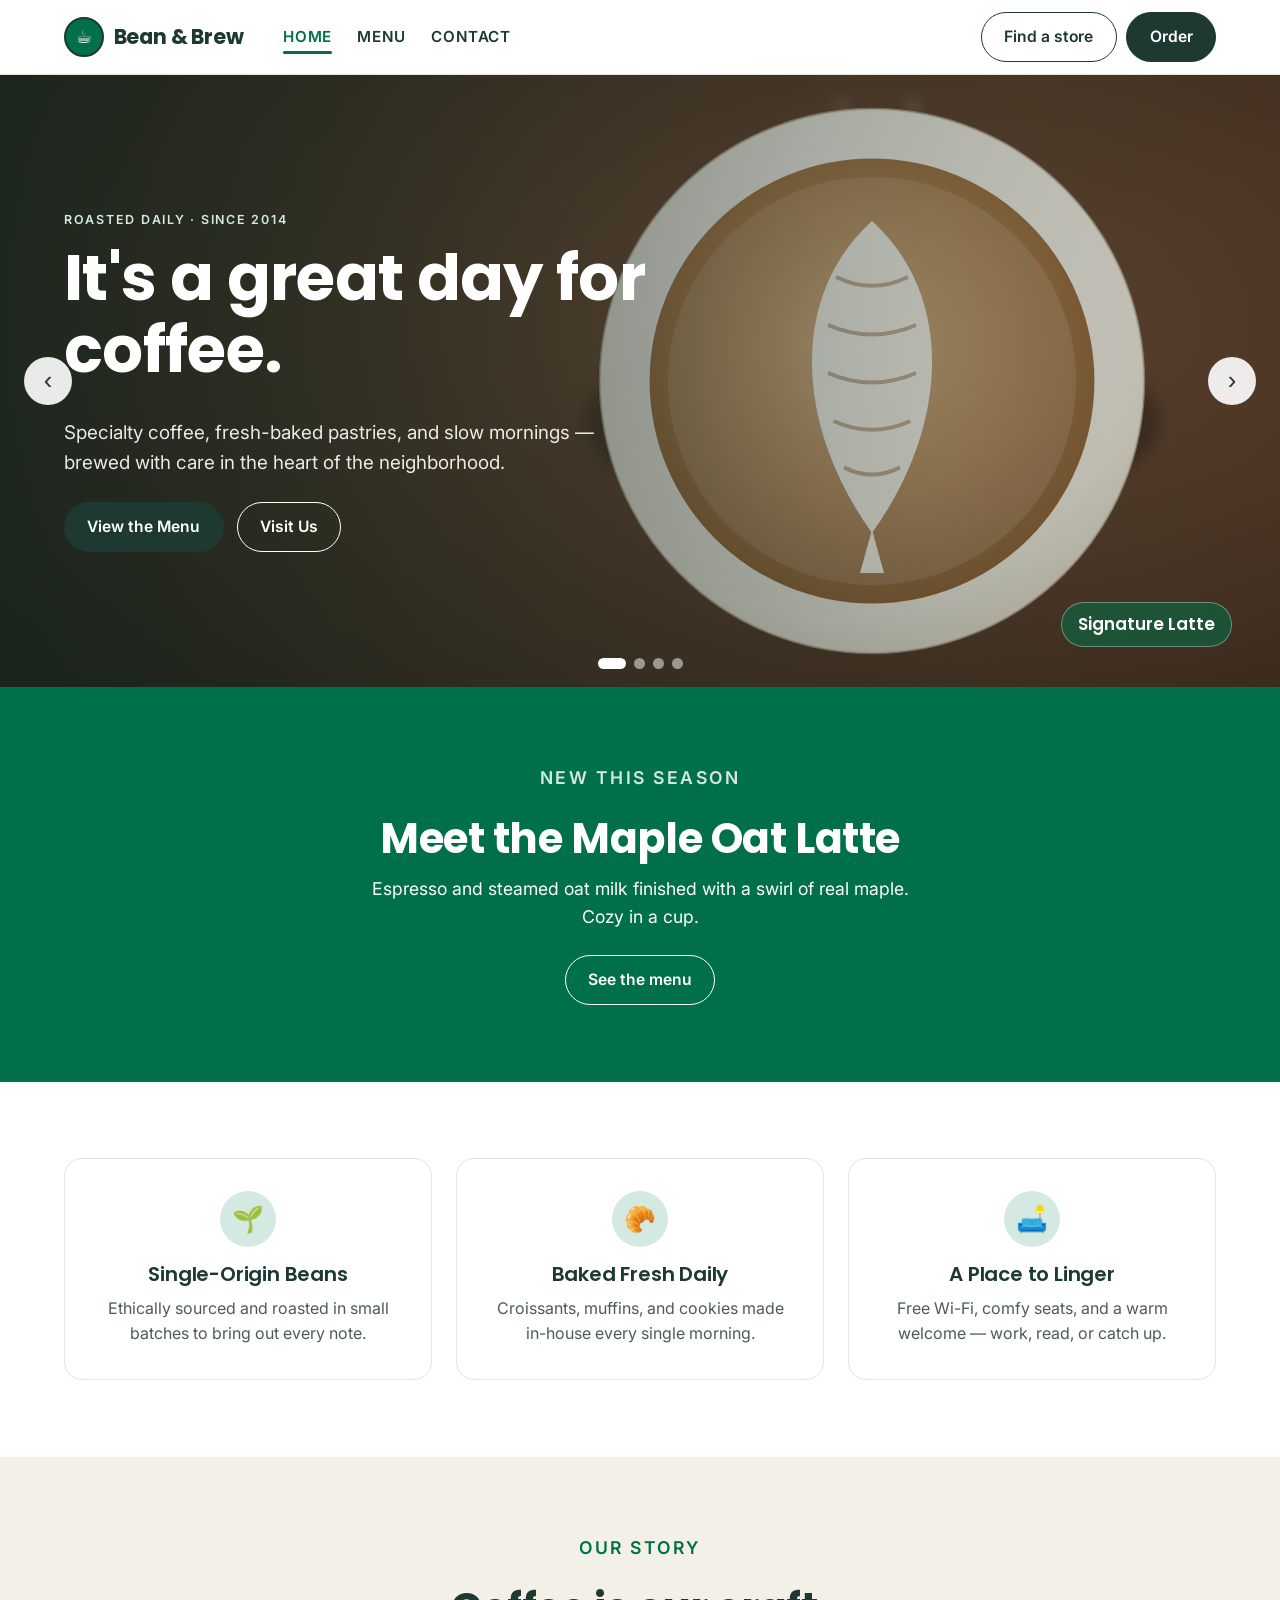
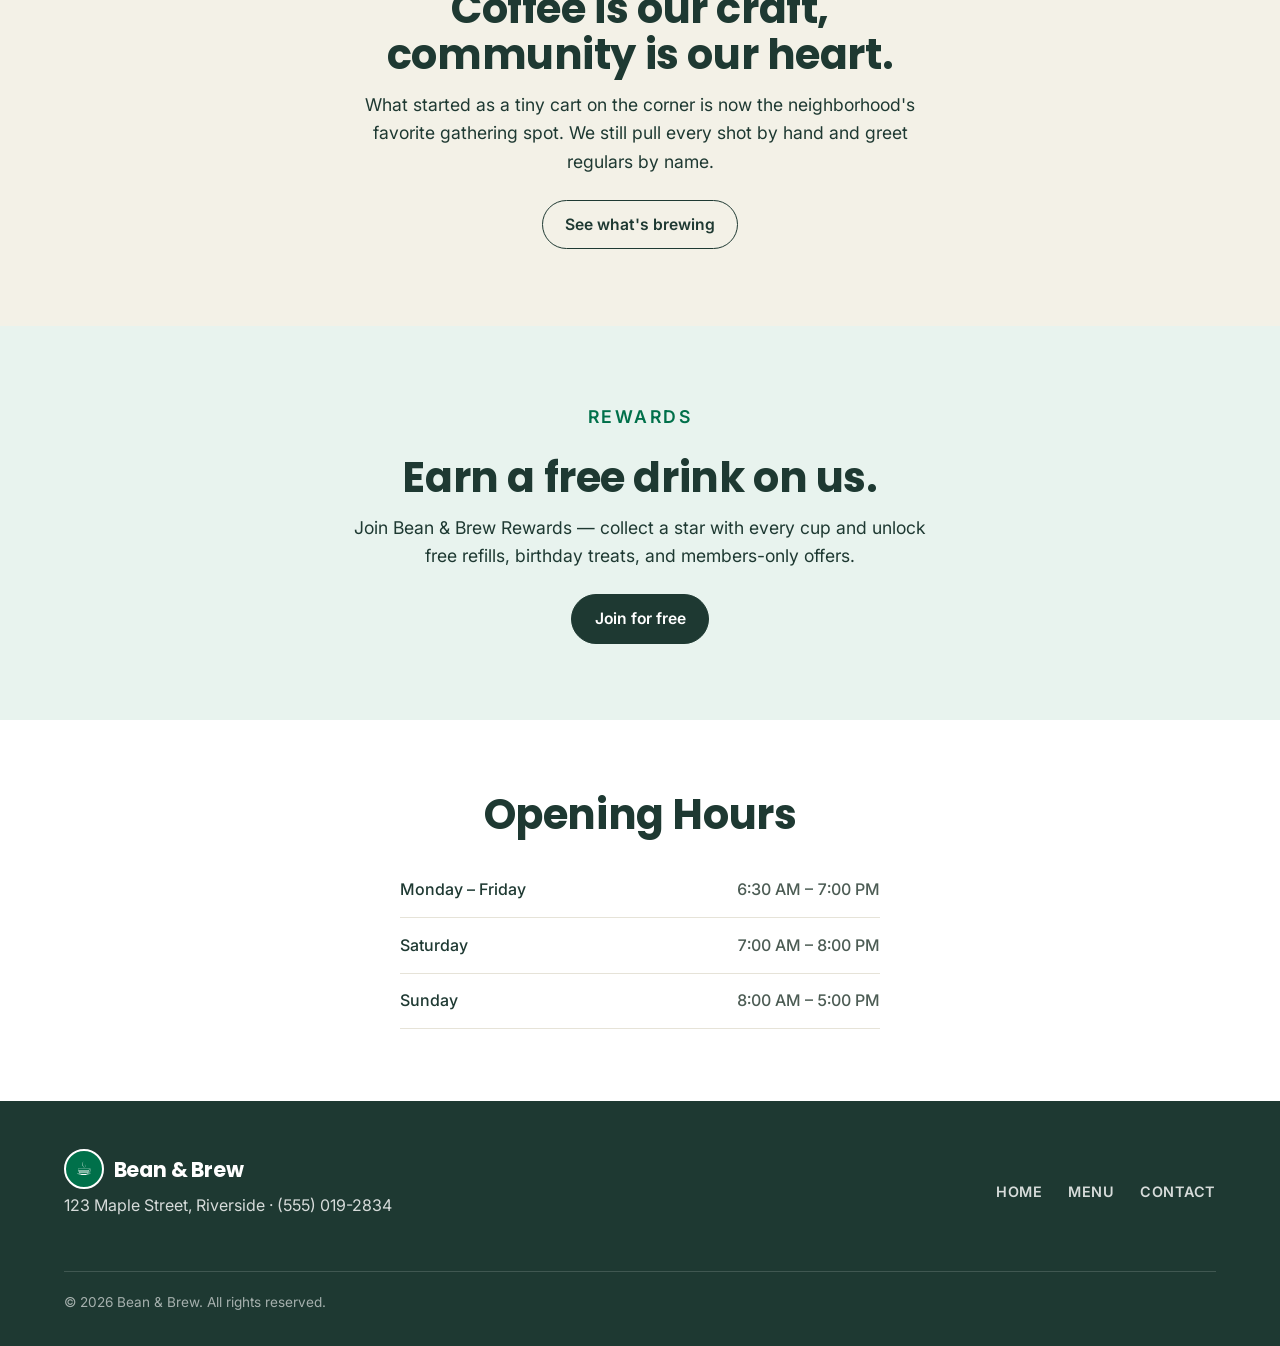
<file: index.html>
<!DOCTYPE html>
<html lang="en">
<head>
  <meta charset="UTF-8" />
  <meta name="viewport" content="width=device-width, initial-scale=1.0" />
  <title>Bean &amp; Brew — Neighborhood Coffee Shop</title>
  <meta name="description" content="Bean & Brew is a cozy neighborhood coffee shop serving specialty coffee, fresh pastries, and good company." />
  <link rel="preconnect" href="https://fonts.googleapis.com" />
  <link rel="preconnect" href="https://fonts.gstatic.com" crossorigin />
  <link href="https://fonts.googleapis.com/css2?family=Poppins:wght@500;600;700&family=Inter:wght@400;500;600&display=swap" rel="stylesheet" />
  <link rel="stylesheet" href="css/style.css" />
</head>
<body>
  <header class="site-header" id="top">
    <nav class="nav container">
      <a href="index.html" class="brand"><span class="mark">☕</span>Bean&nbsp;&amp;&nbsp;Brew</a>
      <button class="nav-toggle" aria-label="Toggle navigation" aria-expanded="false">
        <span></span><span></span><span></span>
      </button>
      <ul class="nav-links">
        <li><a href="index.html" class="active">Home</a></li>
        <li><a href="menu.html">Menu</a></li>
        <li><a href="contact.html">Contact</a></li>
      </ul>
      <div class="nav-actions">
        <a href="contact.html" class="btn btn-outline">Find a store</a>
        <a href="menu.html" class="btn btn-primary">Order</a>
      </div>
    </nav>
  </header>

  <main>
    <section class="slider" aria-label="Featured coffee photos" aria-roledescription="carousel">
      <div class="slides">
        <div class="slide active" role="group" aria-roledescription="slide" aria-label="1 of 4">
          <svg viewBox="0 0 1600 900" preserveAspectRatio="xMidYMid slice" xmlns="http://www.w3.org/2000/svg" role="img" aria-label="Overhead view of a latte with delicate leaf art">
            <defs>
              <radialGradient id="woodA" cx="62%" cy="42%" r="80%"><stop offset="0%" stop-color="#7a5238"/><stop offset="70%" stop-color="#4a3020"/><stop offset="100%" stop-color="#2c1c12"/></radialGradient>
              <radialGradient id="cremaA" cx="46%" cy="42%" r="62%"><stop offset="0%" stop-color="#d3a874"/><stop offset="55%" stop-color="#b07f4c"/><stop offset="100%" stop-color="#8a5c32"/></radialGradient>
              <radialGradient id="cupA" cx="42%" cy="38%" r="70%"><stop offset="0%" stop-color="#fffdf9"/><stop offset="80%" stop-color="#f0e9dd"/><stop offset="100%" stop-color="#ddd2c1"/></radialGradient>
              <filter id="blurA"><feGaussianBlur stdDeviation="9"/></filter>
            </defs>
            <rect width="1600" height="900" fill="url(#woodA)"/>
            <ellipse cx="1090" cy="500" rx="360" ry="130" fill="#000" opacity=".28" filter="url(#blurA)"/>
            <g class="steam" opacity=".16" filter="url(#blurA)" stroke="#fff" stroke-width="14" stroke-linecap="round" fill="none">
              <path d="M1030 250 C1010 190 1070 160 1050 100"/><path d="M1120 250 C1100 190 1160 160 1140 100"/>
            </g>
            <circle cx="1090" cy="450" r="340" fill="url(#cupA)"/>
            <circle cx="1090" cy="450" r="340" fill="none" stroke="#c9bda9" stroke-width="3" opacity=".6"/>
            <circle cx="1090" cy="450" r="278" fill="url(#cremaA)"/>
            <circle cx="1090" cy="450" r="255" fill="#fff" opacity=".12"/>
            <path d="M1090 250 C990 340 990 500 1090 640 C1190 500 1190 340 1090 250 Z" fill="#fffdf7" opacity=".93"/>
            <g stroke="#8a5c32" stroke-width="5" opacity=".45" fill="none">
              <path d="M1045 320 Q1090 342 1135 320"/><path d="M1035 380 Q1090 404 1145 380"/>
              <path d="M1035 440 Q1090 464 1145 440"/><path d="M1042 500 Q1090 522 1138 500"/><path d="M1055 558 Q1090 576 1125 558"/>
            </g>
            <path d="M1090 636 L1075 690 L1105 690 Z" fill="#fffdf7" opacity=".93"/>
          </svg>
          <div class="slide-caption">
            <div class="container">
              <p class="eyebrow">Roasted daily · Since 2014</p>
              <h1>It's a great day for coffee.</h1>
              <p class="lead">Specialty coffee, fresh-baked pastries, and slow mornings — brewed with care in the heart of the neighborhood.</p>
              <div class="hero-actions">
                <a href="menu.html" class="btn btn-primary">View the Menu</a>
                <a href="contact.html" class="btn btn-on-dark">Visit Us</a>
              </div>
            </div>
          </div>
          <span class="slide-tag">Signature Latte</span>
        </div>
        <div class="slide" role="group" aria-roledescription="slide" aria-label="2 of 4">
          <svg viewBox="0 0 1600 900" preserveAspectRatio="xMidYMid slice" xmlns="http://www.w3.org/2000/svg" role="img" aria-label="Overhead view of a cappuccino with a foam heart">
            <defs>
              <radialGradient id="woodB" cx="60%" cy="40%" r="82%"><stop offset="0%" stop-color="#5c3a24"/><stop offset="70%" stop-color="#38230f"/><stop offset="100%" stop-color="#1f130a"/></radialGradient>
              <radialGradient id="cremaB" cx="45%" cy="40%" r="64%"><stop offset="0%" stop-color="#c79764"/><stop offset="55%" stop-color="#9a6a3c"/><stop offset="100%" stop-color="#6e401f"/></radialGradient>
              <radialGradient id="cupB" cx="42%" cy="38%" r="70%"><stop offset="0%" stop-color="#fdfaf4"/><stop offset="82%" stop-color="#efe7da"/><stop offset="100%" stop-color="#d8ccb9"/></radialGradient>
              <filter id="blurB"><feGaussianBlur stdDeviation="9"/></filter>
            </defs>
            <rect width="1600" height="900" fill="url(#woodB)"/>
            <ellipse cx="1080" cy="505" rx="350" ry="128" fill="#000" opacity=".3" filter="url(#blurB)"/>
            <g class="steam" opacity=".16" filter="url(#blurB)" stroke="#fff" stroke-width="14" stroke-linecap="round" fill="none">
              <path d="M1020 255 C1000 195 1060 165 1040 105"/><path d="M1130 255 C1110 195 1170 165 1150 105"/>
            </g>
            <circle cx="1080" cy="450" r="330" fill="url(#cupB)"/>
            <circle cx="1080" cy="450" r="270" fill="url(#cremaB)"/>
            <circle cx="1080" cy="450" r="270" fill="none" stroke="#5a3418" stroke-width="10" opacity=".35"/>
            <path d="M1080 372 C1058 336 1000 336 992 388 C986 430 1046 470 1080 520 C1114 470 1174 430 1168 388 C1160 336 1102 336 1080 372 Z" fill="#fbf3e6" opacity=".92"/>
          </svg>
          <span class="slide-tag">Velvety Cappuccino</span>
        </div>
        <div class="slide" role="group" aria-roledescription="slide" aria-label="3 of 4">
          <svg viewBox="0 0 1600 900" preserveAspectRatio="xMidYMid slice" xmlns="http://www.w3.org/2000/svg" role="img" aria-label="A rich espresso with golden crema in a small cup">
            <defs>
              <radialGradient id="woodC" cx="60%" cy="40%" r="82%"><stop offset="0%" stop-color="#3a2211"/><stop offset="70%" stop-color="#231407"/><stop offset="100%" stop-color="#120a04"/></radialGradient>
              <radialGradient id="cremaC" cx="44%" cy="40%" r="66%"><stop offset="0%" stop-color="#a56b34"/><stop offset="45%" stop-color="#77471f"/><stop offset="100%" stop-color="#3d2410"/></radialGradient>
              <radialGradient id="cupC" cx="42%" cy="38%" r="70%"><stop offset="0%" stop-color="#fbf8f2"/><stop offset="82%" stop-color="#ece3d5"/><stop offset="100%" stop-color="#cfc3b0"/></radialGradient>
              <filter id="blurC"><feGaussianBlur stdDeviation="9"/></filter>
            </defs>
            <rect width="1600" height="900" fill="url(#woodC)"/>
            <ellipse cx="1090" cy="510" rx="320" ry="120" fill="#000" opacity=".34" filter="url(#blurC)"/>
            <g class="steam" opacity=".18" filter="url(#blurC)" stroke="#fff" stroke-width="12" stroke-linecap="round" fill="none">
              <path d="M1050 300 C1030 245 1085 215 1065 160"/><path d="M1130 300 C1110 245 1165 215 1145 160"/>
            </g>
            <circle cx="1090" cy="450" r="300" fill="url(#cupC)"/>
            <circle cx="1090" cy="450" r="222" fill="url(#cremaC)"/>
            <ellipse cx="1035" cy="385" rx="140" ry="95" fill="#c89357" opacity=".38" filter="url(#blurC)"/>
            <ellipse cx="1150" cy="520" rx="90" ry="60" fill="#2f1a0b" opacity=".3" filter="url(#blurC)"/>
            <circle cx="990" cy="360" r="7" fill="#e9c99a" opacity=".55"/>
            <circle cx="1180" cy="400" r="6" fill="#e9c99a" opacity=".5"/>
            <circle cx="1120" cy="345" r="5" fill="#e9c99a" opacity=".5"/>
            <circle cx="1015" cy="545" r="6" fill="#e9c99a" opacity=".45"/>
            <circle cx="1210" cy="500" r="5" fill="#e9c99a" opacity=".4"/>
          </svg>
          <span class="slide-tag">Bold Espresso</span>
        </div>
        <div class="slide" role="group" aria-roledescription="slide" aria-label="4 of 4">
          <svg viewBox="0 0 1600 900" preserveAspectRatio="xMidYMid slice" xmlns="http://www.w3.org/2000/svg" role="img" aria-label="A creamy flat white with a ring of microfoam">
            <defs>
              <radialGradient id="woodD" cx="60%" cy="40%" r="82%"><stop offset="0%" stop-color="#42311f"/><stop offset="70%" stop-color="#25291d"/><stop offset="100%" stop-color="#111c15"/></radialGradient>
              <radialGradient id="cremaD" cx="45%" cy="40%" r="64%"><stop offset="0%" stop-color="#e3c9a2"/><stop offset="55%" stop-color="#c2a074"/><stop offset="100%" stop-color="#9a7748"/></radialGradient>
              <radialGradient id="cupD" cx="42%" cy="38%" r="70%"><stop offset="0%" stop-color="#ffffff"/><stop offset="82%" stop-color="#f1ede4"/><stop offset="100%" stop-color="#dbd3c4"/></radialGradient>
              <filter id="blurD"><feGaussianBlur stdDeviation="9"/></filter>
            </defs>
            <rect width="1600" height="900" fill="url(#woodD)"/>
            <ellipse cx="1085" cy="505" rx="355" ry="128" fill="#000" opacity=".3" filter="url(#blurD)"/>
            <g class="steam" opacity=".15" filter="url(#blurD)" stroke="#fff" stroke-width="14" stroke-linecap="round" fill="none">
              <path d="M1025 255 C1005 195 1065 165 1045 105"/><path d="M1135 255 C1115 195 1175 165 1155 105"/>
            </g>
            <circle cx="1085" cy="450" r="335" fill="url(#cupD)"/>
            <circle cx="1085" cy="450" r="272" fill="url(#cremaD)"/>
            <ellipse cx="1030" cy="375" rx="160" ry="105" fill="#fbf5ea" opacity=".4" filter="url(#blurD)"/>
            <circle cx="1085" cy="408" r="46" fill="#fbf5ea" opacity=".9"/>
            <circle cx="1085" cy="454" r="34" fill="#fbf5ea" opacity=".9"/>
            <circle cx="1085" cy="491" r="22" fill="#fbf5ea" opacity=".9"/>
            <path d="M1085 511 L1074 556 L1096 556 Z" fill="#fbf5ea" opacity=".9"/>
          </svg>
          <span class="slide-tag">Creamy Flat White</span>
        </div>
      </div>
      <button class="slider-btn prev" aria-label="Previous slide">‹</button>
      <button class="slider-btn next" aria-label="Next slide">›</button>
      <div class="slider-dots" role="tablist" aria-label="Choose slide"></div>
    </section>

    <section class="promo promo--green">
      <div class="container inner">
        <p class="eyebrow" style="color:#d4e9e2">New this season</p>
        <h2>Meet the Maple Oat Latte</h2>
        <p>Espresso and steamed oat milk finished with a swirl of real maple. Cozy in a cup.</p>
        <a href="menu.html" class="btn btn-on-dark">See the menu</a>
      </div>
    </section>

    <section class="features container">
      <article class="feature">
        <div class="ficon">🌱</div>
        <h3>Single-Origin Beans</h3>
        <p>Ethically sourced and roasted in small batches to bring out every note.</p>
      </article>
      <article class="feature">
        <div class="ficon">🥐</div>
        <h3>Baked Fresh Daily</h3>
        <p>Croissants, muffins, and cookies made in-house every single morning.</p>
      </article>
      <article class="feature">
        <div class="ficon">🛋️</div>
        <h3>A Place to Linger</h3>
        <p>Free Wi-Fi, comfy seats, and a warm welcome — work, read, or catch up.</p>
      </article>
    </section>

    <section class="promo promo--cream">
      <div class="container inner">
        <p class="eyebrow">Our story</p>
        <h2>Coffee is our craft, community is our heart.</h2>
        <p>
          What started as a tiny cart on the corner is now the neighborhood's favorite
          gathering spot. We still pull every shot by hand and greet regulars by name.
        </p>
        <a href="menu.html" class="btn btn-outline">See what's brewing</a>
      </div>
    </section>

    <section class="promo promo--tint">
      <div class="container inner">
        <p class="eyebrow">Rewards</p>
        <h2>Earn a free drink on us.</h2>
        <p>Join Bean &amp; Brew Rewards — collect a star with every cup and unlock free refills, birthday treats, and members-only offers.</p>
        <a href="contact.html" class="btn btn-primary">Join for free</a>
      </div>
    </section>

    <section class="hours container">
      <h2>Opening Hours</h2>
      <ul class="hours-list">
        <li><span>Monday – Friday</span><span>6:30 AM – 7:00 PM</span></li>
        <li><span>Saturday</span><span>7:00 AM – 8:00 PM</span></li>
        <li><span>Sunday</span><span>8:00 AM – 5:00 PM</span></li>
      </ul>
    </section>
  </main>

  <footer class="site-footer">
    <div class="container footer-inner">
      <div>
        <p class="brand"><span class="mark">☕</span>Bean&nbsp;&amp;&nbsp;Brew</p>
        <p>123 Maple Street, Riverside · (555) 019-2834</p>
      </div>
      <ul class="footer-links">
        <li><a href="index.html">Home</a></li>
        <li><a href="menu.html">Menu</a></li>
        <li><a href="contact.html">Contact</a></li>
      </ul>
      <p class="copyright">© 2026 Bean &amp; Brew. All rights reserved.</p>
    </div>
  </footer>

  <script src="js/main.js"></script>
</body>
</html>
</file>
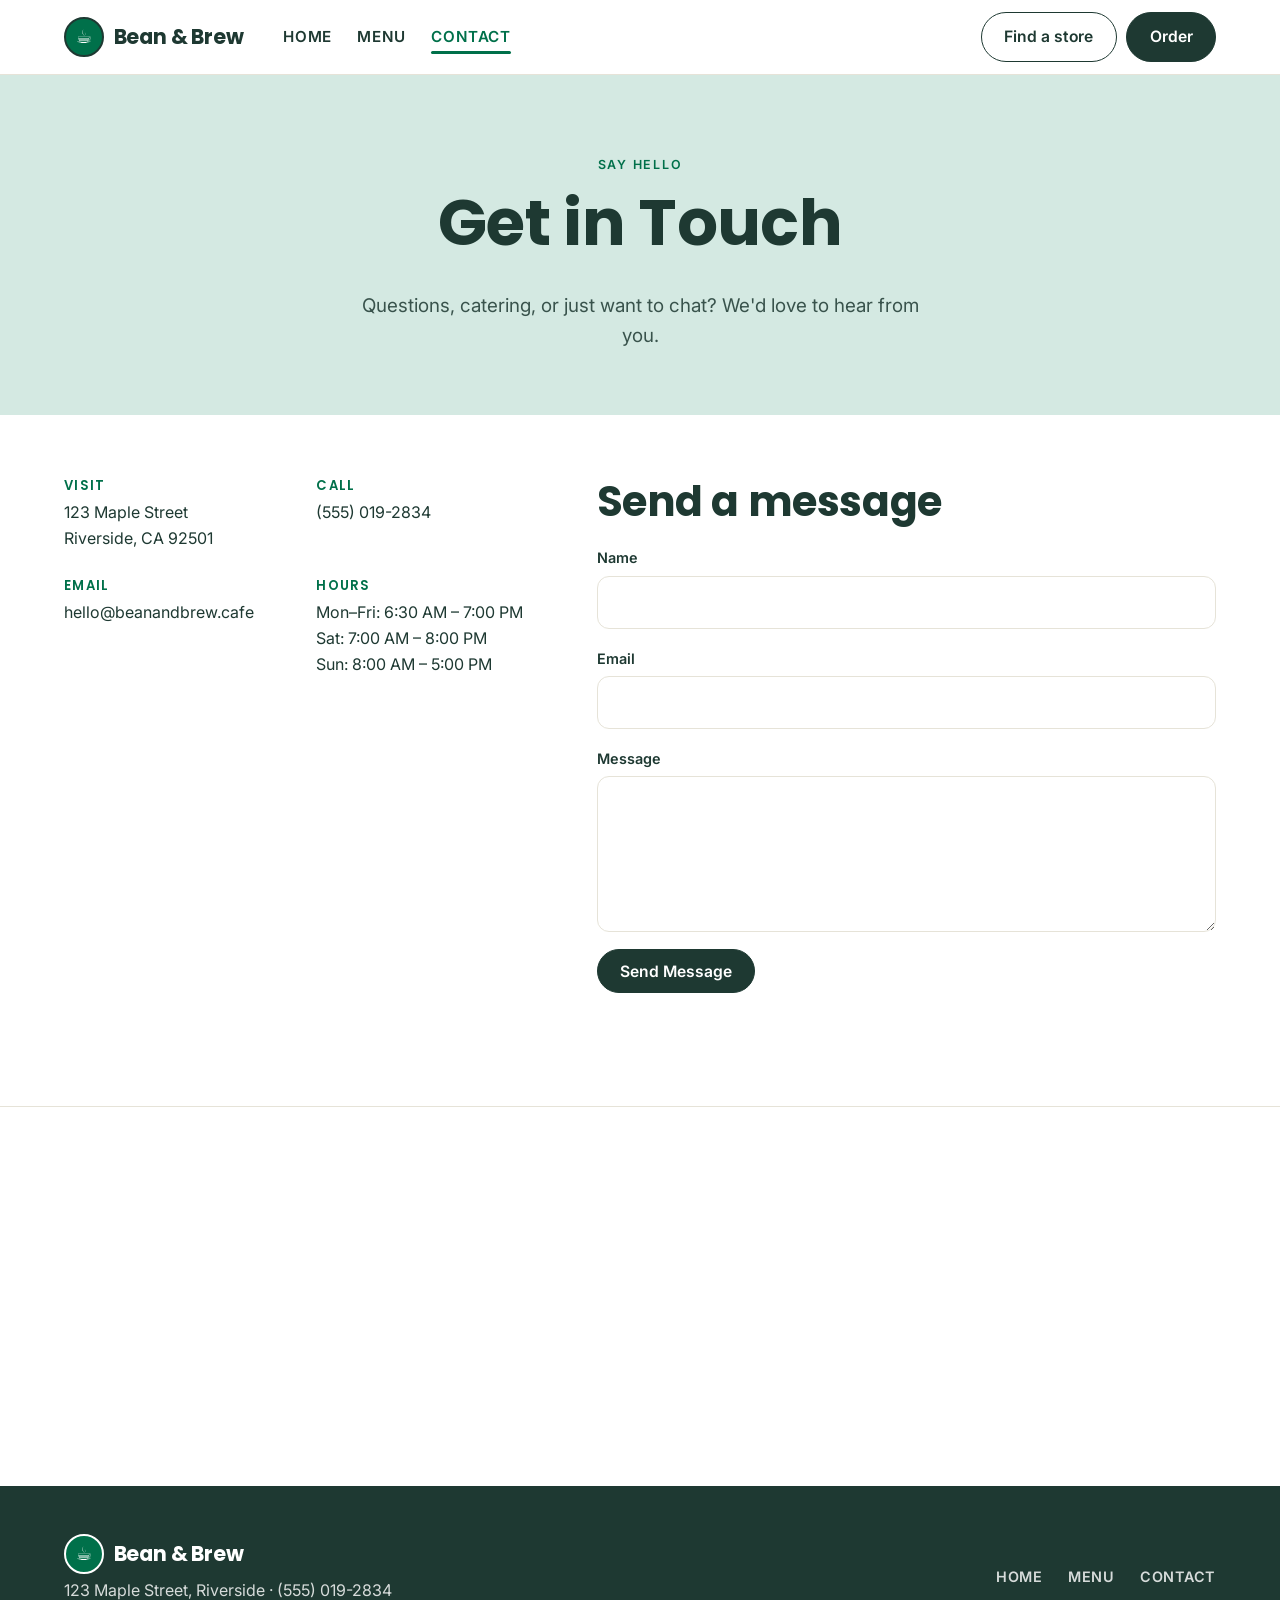
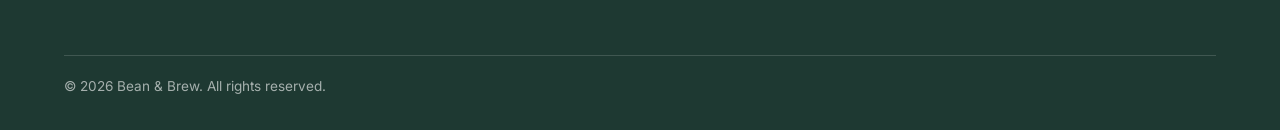
<file: contact.html>
<!DOCTYPE html>
<html lang="en">
<head>
  <meta charset="UTF-8" />
  <meta name="viewport" content="width=device-width, initial-scale=1.0" />
  <title>Contact — Bean &amp; Brew</title>
  <meta name="description" content="Find Bean & Brew, get in touch, or send us a message." />
  <link rel="preconnect" href="https://fonts.googleapis.com" />
  <link rel="preconnect" href="https://fonts.gstatic.com" crossorigin />
  <link href="https://fonts.googleapis.com/css2?family=Poppins:wght@500;600;700&family=Inter:wght@400;500;600&display=swap" rel="stylesheet" />
  <link rel="stylesheet" href="css/style.css" />
</head>
<body>
  <header class="site-header" id="top">
    <nav class="nav container">
      <a href="index.html" class="brand"><span class="mark">☕</span>Bean&nbsp;&amp;&nbsp;Brew</a>
      <button class="nav-toggle" aria-label="Toggle navigation" aria-expanded="false">
        <span></span><span></span><span></span>
      </button>
      <ul class="nav-links">
        <li><a href="index.html">Home</a></li>
        <li><a href="menu.html">Menu</a></li>
        <li><a href="contact.html" class="active">Contact</a></li>
      </ul>
      <div class="nav-actions">
        <a href="contact.html" class="btn btn-outline">Find a store</a>
        <a href="menu.html" class="btn btn-primary">Order</a>
      </div>
    </nav>
  </header>

  <main>
    <section class="page-head">
      <div class="container">
        <p class="eyebrow">Say hello</p>
        <h1>Get in Touch</h1>
        <p class="lead">Questions, catering, or just want to chat? We'd love to hear from you.</p>
      </div>
    </section>

    <section class="container contact">
      <div class="contact-info">
        <div class="info-block">
          <h3>Visit</h3>
          <p>123 Maple Street<br />Riverside, CA 92501</p>
        </div>
        <div class="info-block">
          <h3>Call</h3>
          <p><a href="tel:+15550192834">(555) 019-2834</a></p>
        </div>
        <div class="info-block">
          <h3>Email</h3>
          <p><a href="mailto:hello@beanandbrew.cafe">hello@beanandbrew.cafe</a></p>
        </div>
        <div class="info-block">
          <h3>Hours</h3>
          <p>
            Mon–Fri: 6:30 AM – 7:00 PM<br />
            Sat: 7:00 AM – 8:00 PM<br />
            Sun: 8:00 AM – 5:00 PM
          </p>
        </div>
      </div>

      <div class="contact-form-wrap">
        <h2>Send a message</h2>
        <form class="contact-form" novalidate>
          <div class="field">
            <label for="name">Name</label>
            <input type="text" id="name" name="name" required autocomplete="name" />
          </div>
          <div class="field">
            <label for="email">Email</label>
            <input type="email" id="email" name="email" required autocomplete="email" />
          </div>
          <div class="field">
            <label for="message">Message</label>
            <textarea id="message" name="message" rows="5" required></textarea>
          </div>
          <button type="submit" class="btn btn-primary">Send Message</button>
          <p class="form-status" role="status" aria-live="polite"></p>
        </form>
      </div>
    </section>

    <section class="map-wrap">
      <iframe
        title="Map to Bean & Brew"
        src="https://www.openstreetmap.org/export/embed.html?bbox=-117.396%2C33.978%2C-117.360%2C33.998&amp;layer=mapnik"
        loading="lazy"
        referrerpolicy="no-referrer-when-downgrade">
      </iframe>
    </section>
  </main>

  <footer class="site-footer">
    <div class="container footer-inner">
      <div>
        <p class="brand"><span class="mark">☕</span>Bean&nbsp;&amp;&nbsp;Brew</p>
        <p>123 Maple Street, Riverside · (555) 019-2834</p>
      </div>
      <ul class="footer-links">
        <li><a href="index.html">Home</a></li>
        <li><a href="menu.html">Menu</a></li>
        <li><a href="contact.html">Contact</a></li>
      </ul>
      <p class="copyright">© 2026 Bean &amp; Brew. All rights reserved.</p>
    </div>
  </footer>

  <script src="js/main.js"></script>
</body>
</html>
</file>
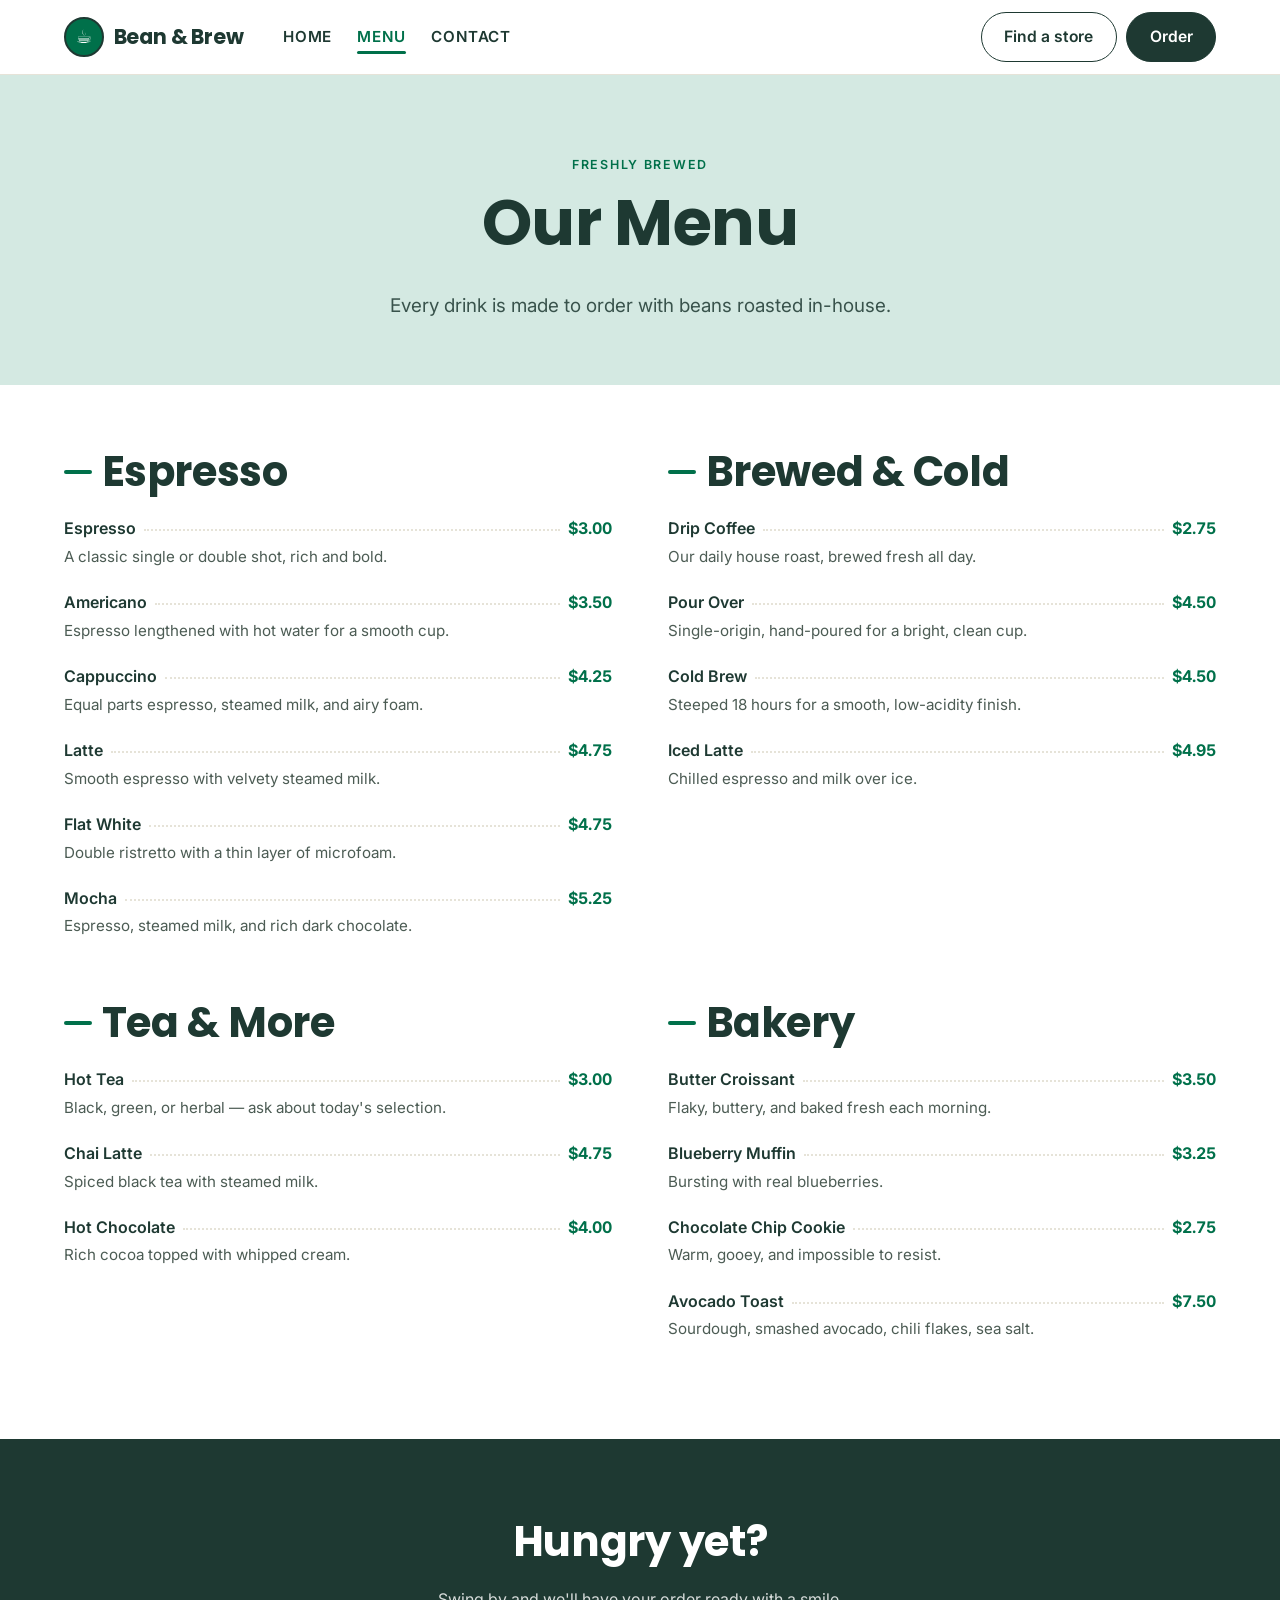
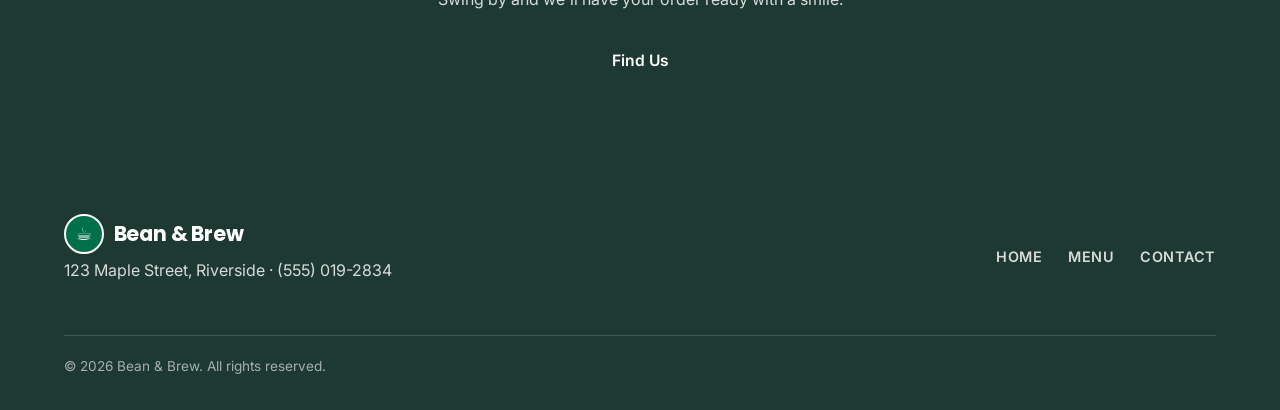
<file: menu.html>
<!DOCTYPE html>
<html lang="en">
<head>
  <meta charset="UTF-8" />
  <meta name="viewport" content="width=device-width, initial-scale=1.0" />
  <title>Menu — Bean &amp; Brew</title>
  <meta name="description" content="Our full menu of espresso drinks, brewed coffee, teas, and fresh pastries." />
  <link rel="preconnect" href="https://fonts.googleapis.com" />
  <link rel="preconnect" href="https://fonts.gstatic.com" crossorigin />
  <link href="https://fonts.googleapis.com/css2?family=Poppins:wght@500;600;700&family=Inter:wght@400;500;600&display=swap" rel="stylesheet" />
  <link rel="stylesheet" href="css/style.css" />
</head>
<body>
  <header class="site-header" id="top">
    <nav class="nav container">
      <a href="index.html" class="brand"><span class="mark">☕</span>Bean&nbsp;&amp;&nbsp;Brew</a>
      <button class="nav-toggle" aria-label="Toggle navigation" aria-expanded="false">
        <span></span><span></span><span></span>
      </button>
      <ul class="nav-links">
        <li><a href="index.html">Home</a></li>
        <li><a href="menu.html" class="active">Menu</a></li>
        <li><a href="contact.html">Contact</a></li>
      </ul>
      <div class="nav-actions">
        <a href="contact.html" class="btn btn-outline">Find a store</a>
        <a href="menu.html" class="btn btn-primary">Order</a>
      </div>
    </nav>
  </header>

  <main>
    <section class="page-head">
      <div class="container">
        <p class="eyebrow">Freshly brewed</p>
        <h1>Our Menu</h1>
        <p class="lead">Every drink is made to order with beans roasted in-house.</p>
      </div>
    </section>

    <section class="container menu">
      <div class="menu-group">
        <h2>Espresso</h2>
        <ul class="menu-list">
          <li>
            <div class="item-head"><span class="item-name">Espresso</span><span class="dots"></span><span class="item-price">$3.00</span></div>
            <p class="item-desc">A classic single or double shot, rich and bold.</p>
          </li>
          <li>
            <div class="item-head"><span class="item-name">Americano</span><span class="dots"></span><span class="item-price">$3.50</span></div>
            <p class="item-desc">Espresso lengthened with hot water for a smooth cup.</p>
          </li>
          <li>
            <div class="item-head"><span class="item-name">Cappuccino</span><span class="dots"></span><span class="item-price">$4.25</span></div>
            <p class="item-desc">Equal parts espresso, steamed milk, and airy foam.</p>
          </li>
          <li>
            <div class="item-head"><span class="item-name">Latte</span><span class="dots"></span><span class="item-price">$4.75</span></div>
            <p class="item-desc">Smooth espresso with velvety steamed milk.</p>
          </li>
          <li>
            <div class="item-head"><span class="item-name">Flat White</span><span class="dots"></span><span class="item-price">$4.75</span></div>
            <p class="item-desc">Double ristretto with a thin layer of microfoam.</p>
          </li>
          <li>
            <div class="item-head"><span class="item-name">Mocha</span><span class="dots"></span><span class="item-price">$5.25</span></div>
            <p class="item-desc">Espresso, steamed milk, and rich dark chocolate.</p>
          </li>
        </ul>
      </div>

      <div class="menu-group">
        <h2>Brewed &amp; Cold</h2>
        <ul class="menu-list">
          <li>
            <div class="item-head"><span class="item-name">Drip Coffee</span><span class="dots"></span><span class="item-price">$2.75</span></div>
            <p class="item-desc">Our daily house roast, brewed fresh all day.</p>
          </li>
          <li>
            <div class="item-head"><span class="item-name">Pour Over</span><span class="dots"></span><span class="item-price">$4.50</span></div>
            <p class="item-desc">Single-origin, hand-poured for a bright, clean cup.</p>
          </li>
          <li>
            <div class="item-head"><span class="item-name">Cold Brew</span><span class="dots"></span><span class="item-price">$4.50</span></div>
            <p class="item-desc">Steeped 18 hours for a smooth, low-acidity finish.</p>
          </li>
          <li>
            <div class="item-head"><span class="item-name">Iced Latte</span><span class="dots"></span><span class="item-price">$4.95</span></div>
            <p class="item-desc">Chilled espresso and milk over ice.</p>
          </li>
        </ul>
      </div>

      <div class="menu-group">
        <h2>Tea &amp; More</h2>
        <ul class="menu-list">
          <li>
            <div class="item-head"><span class="item-name">Hot Tea</span><span class="dots"></span><span class="item-price">$3.00</span></div>
            <p class="item-desc">Black, green, or herbal — ask about today's selection.</p>
          </li>
          <li>
            <div class="item-head"><span class="item-name">Chai Latte</span><span class="dots"></span><span class="item-price">$4.75</span></div>
            <p class="item-desc">Spiced black tea with steamed milk.</p>
          </li>
          <li>
            <div class="item-head"><span class="item-name">Hot Chocolate</span><span class="dots"></span><span class="item-price">$4.00</span></div>
            <p class="item-desc">Rich cocoa topped with whipped cream.</p>
          </li>
        </ul>
      </div>

      <div class="menu-group">
        <h2>Bakery</h2>
        <ul class="menu-list">
          <li>
            <div class="item-head"><span class="item-name">Butter Croissant</span><span class="dots"></span><span class="item-price">$3.50</span></div>
            <p class="item-desc">Flaky, buttery, and baked fresh each morning.</p>
          </li>
          <li>
            <div class="item-head"><span class="item-name">Blueberry Muffin</span><span class="dots"></span><span class="item-price">$3.25</span></div>
            <p class="item-desc">Bursting with real blueberries.</p>
          </li>
          <li>
            <div class="item-head"><span class="item-name">Chocolate Chip Cookie</span><span class="dots"></span><span class="item-price">$2.75</span></div>
            <p class="item-desc">Warm, gooey, and impossible to resist.</p>
          </li>
          <li>
            <div class="item-head"><span class="item-name">Avocado Toast</span><span class="dots"></span><span class="item-price">$7.50</span></div>
            <p class="item-desc">Sourdough, smashed avocado, chili flakes, sea salt.</p>
          </li>
        </ul>
      </div>
    </section>

    <section class="cta">
      <div class="container">
        <h2>Hungry yet?</h2>
        <p>Swing by and we'll have your order ready with a smile.</p>
        <a href="contact.html" class="btn btn-primary">Find Us</a>
      </div>
    </section>
  </main>

  <footer class="site-footer">
    <div class="container footer-inner">
      <div>
        <p class="brand"><span class="mark">☕</span>Bean&nbsp;&amp;&nbsp;Brew</p>
        <p>123 Maple Street, Riverside · (555) 019-2834</p>
      </div>
      <ul class="footer-links">
        <li><a href="index.html">Home</a></li>
        <li><a href="menu.html">Menu</a></li>
        <li><a href="contact.html">Contact</a></li>
      </ul>
      <p class="copyright">© 2026 Bean &amp; Brew. All rights reserved.</p>
    </div>
  </footer>

  <script src="js/main.js"></script>
</body>
</html>
</file>
<file: css/style.css>
/* ---------- Design tokens ---------- */
:root {
  --green:       #00704a;   /* house green */
  --green-deep:  #006241;
  --green-dark:  #1e3932;   /* forest — text & dark sections */
  --green-tint:  #d4e9e2;   /* soft light-green wash */
  --green-tint2: #e8f3ee;
  --cream:       #f3f1e7;
  --sand:        #f7f5ef;
  --white:       #ffffff;
  --ink:         #1e3932;
  --muted:       #4c5c54;
  --line:        #e6e3d8;
  --radius:      18px;
  --radius-lg:   28px;
  --maxw:        1200px;
  --display: "Poppins", system-ui, -apple-system, "Segoe UI", sans-serif;
  --body: "Inter", system-ui, -apple-system, "Segoe UI", Roboto, sans-serif;
}

/* ---------- Reset-ish ---------- */
*, *::before, *::after { box-sizing: border-box; }
html { scroll-behavior: smooth; }
body {
  margin: 0;
  font-family: var(--body);
  color: var(--ink);
  background: var(--white);
  line-height: 1.6;
  -webkit-font-smoothing: antialiased;
}
h1, h2, h3 { font-family: var(--display); line-height: 1.12; margin: 0 0 .5em; letter-spacing: -0.01em; }
h1 { font-size: clamp(2.4rem, 5.5vw, 4rem); font-weight: 700; }
h2 { font-size: clamp(1.7rem, 3.4vw, 2.6rem); font-weight: 700; }
h3 { font-size: 1.25rem; font-weight: 600; }
p { margin: 0 0 1rem; }
a { color: var(--green-dark); text-decoration: none; }
a:hover { color: var(--green); }
img { max-width: 100%; display: block; }

.container { width: 100%; max-width: var(--maxw); margin: 0 auto; padding: 0 1.5rem; }
.eyebrow {
  text-transform: uppercase; letter-spacing: .14em; font-size: .78rem;
  font-weight: 600; color: var(--green); margin-bottom: .75rem;
}
.lead { font-size: 1.18rem; color: var(--muted); max-width: 48ch; }

/* ---------- Pill buttons (Starbucks-style) ---------- */
.btn {
  display: inline-block; padding: .7rem 1.4rem; border-radius: 999px;
  font-family: var(--body); font-weight: 600; font-size: .98rem; cursor: pointer;
  border: 1.5px solid var(--green-dark); transition: background .2s ease, color .2s ease, border-color .2s ease;
}
.btn-primary { background: var(--green-dark); color: var(--white); }
.btn-primary:hover { background: #14261f; border-color: #14261f; color: var(--white); }
.btn-outline { background: transparent; color: var(--green-dark); }
.btn-outline:hover { background: rgba(30, 57, 50, 0.06); color: var(--green-dark); }
.btn-on-dark { border-color: var(--white); color: var(--white); background: transparent; }
.btn-on-dark:hover { background: var(--white); color: var(--green-dark); }

/* ---------- Header / nav ---------- */
.site-header {
  position: sticky; top: 0; z-index: 50;
  background: var(--white); border-bottom: 1px solid var(--line);
}
.nav { display: flex; align-items: center; gap: 1.5rem; height: 74px; }
.brand {
  display: flex; align-items: center; gap: .6rem;
  font-family: var(--display); font-weight: 700; font-size: 1.3rem;
  color: var(--green-dark); letter-spacing: -0.01em;
}
.brand .mark {
  width: 40px; height: 40px; border-radius: 50%;
  background: var(--green); color: var(--white);
  display: grid; place-items: center; font-size: 1.15rem;
  border: 2px solid var(--green-dark);
}
.nav-links { list-style: none; display: flex; gap: 1.6rem; margin: 0 auto 0 1rem; padding: 0; }
.nav-links a {
  font-weight: 600; font-size: .95rem; color: var(--green-dark); text-transform: uppercase;
  letter-spacing: .04em; position: relative; padding: .25rem 0;
}
.nav-links a.active { color: var(--green); }
.nav-links a.active::after {
  content: ""; position: absolute; left: 0; right: 0; bottom: -4px; height: 3px;
  background: var(--green); border-radius: 3px;
}
.nav-actions { display: flex; gap: .6rem; align-items: center; }
.nav-toggle {
  display: none; flex-direction: column; gap: 5px; background: none; border: 0;
  cursor: pointer; padding: 8px; margin-left: auto;
}
.nav-toggle span { width: 24px; height: 2px; background: var(--green-dark); border-radius: 2px; transition: .25s; }

/* ---------- Photo slider ---------- */
.slider { position: relative; overflow: hidden; background: var(--green-dark); }
.slides { position: relative; height: clamp(420px, 68vh, 680px); }
.slide {
  position: absolute; inset: 0; opacity: 0; visibility: hidden;
  transition: opacity .8s ease; background-size: cover; background-position: center;
}
.slide.active { opacity: 1; visibility: visible; }
.slide img, .slide svg { width: 100%; height: 100%; object-fit: cover; display: block; }
.slide .steam { animation: steam 7s ease-in-out infinite; transform-origin: center; }
@keyframes steam { 0%,100% { opacity: .10; transform: translateX(-8px); } 50% { opacity: .24; transform: translateX(8px); } }
@media (prefers-reduced-motion: reduce) { .slide .steam { animation: none; } }
.slide::after {
  content: ""; position: absolute; inset: 0;
  background: linear-gradient(90deg, rgba(20,38,31,.78) 0%, rgba(20,38,31,.45) 45%, rgba(20,38,31,.15) 100%);
}
.slide-caption { position: absolute; inset: 0; display: flex; align-items: center; z-index: 2; }
.slide-caption .container { color: var(--white); max-width: var(--maxw); }
.slide-caption .eyebrow { color: var(--green-tint); }
.slide-caption h1 { color: var(--white); max-width: 15ch; }
.slide-caption .lead { color: rgba(255,255,255,.9); }
.slide-caption .hero-actions { display: flex; gap: .8rem; flex-wrap: wrap; margin-top: 1.5rem; }
.slide-tag {
  position: absolute; right: clamp(1rem, 4vw, 3rem); bottom: clamp(1rem, 4vw, 2.5rem); z-index: 2;
  color: var(--white); font-weight: 600; font-family: var(--display); font-size: 1.05rem;
  background: rgba(0,112,74,.55); backdrop-filter: blur(4px);
  padding: .5rem 1rem; border-radius: 999px; border: 1px solid rgba(255,255,255,.35);
}
.slider-btn {
  position: absolute; top: 50%; transform: translateY(-50%); z-index: 3;
  width: 48px; height: 48px; border-radius: 50%; cursor: pointer;
  background: rgba(255,255,255,.9); color: var(--green-dark); border: 0;
  font-size: 1.6rem; line-height: 1; display: grid; place-items: center;
  transition: background .2s, transform .2s;
}
.slider-btn:hover { background: var(--white); transform: translateY(-50%) scale(1.06); }
.slider-btn.prev { left: clamp(.75rem, 2vw, 1.5rem); }
.slider-btn.next { right: clamp(.75rem, 2vw, 1.5rem); }
.slider-dots {
  position: absolute; left: 0; right: 0; bottom: 1.1rem; z-index: 3;
  display: flex; gap: .5rem; justify-content: center;
}
.slider-dots button {
  width: 11px; height: 11px; border-radius: 50%; border: 0; cursor: pointer; padding: 0;
  background: rgba(255,255,255,.5); transition: background .2s, width .2s;
}
.slider-dots button.active { background: var(--white); width: 28px; border-radius: 999px; }
@media (prefers-reduced-motion: reduce) { .slide { transition: none; } }

/* ---------- Hero ---------- */
.hero { background: var(--green-tint); }
.hero-inner {
  display: grid; grid-template-columns: 1.1fr 1fr; align-items: center; gap: 2rem;
  padding: clamp(3rem, 7vw, 6rem) 0;
}
.hero h1 { color: var(--green-dark); margin-bottom: .3em; }
.hero .lead { color: var(--green-dark); opacity: .85; }
.hero-actions { display: flex; gap: .8rem; flex-wrap: wrap; margin-top: 1.75rem; }
.hero-art {
  aspect-ratio: 1 / 1; border-radius: 50%; justify-self: center; width: min(360px, 80%);
  background: radial-gradient(circle at 32% 30%, #0a8f63, var(--green) 45%, var(--green-deep) 100%);
  display: grid; place-items: center; box-shadow: 0 24px 60px rgba(0, 98, 65, 0.28);
}
.hero-art .cup { font-size: clamp(5rem, 14vw, 8rem); }

/* ---------- Promo tiles (stacked full-bleed) ---------- */
.promo { padding: clamp(3rem, 6vw, 5rem) 0; text-align: center; }
.promo .inner { max-width: 620px; margin: 0 auto; }
.promo h2 { margin-bottom: .3em; }
.promo p { font-size: 1.1rem; margin-bottom: 1.5rem; }
.promo--green { background: var(--green); color: var(--white); }
.promo--green h2, .promo--green a { color: var(--white); }
.promo--cream { background: var(--cream); color: var(--green-dark); }
.promo--tint { background: var(--green-tint2); color: var(--green-dark); }
.promo--dark { background: var(--green-dark); color: var(--white); }
.promo--dark h2 { color: var(--white); }
.promo--dark p { color: rgba(255,255,255,.82); }

/* ---------- Features row ---------- */
.features {
  display: grid; grid-template-columns: repeat(3, 1fr); gap: 1.5rem;
  padding: clamp(3rem, 6vw, 5rem) 1.5rem;
}
.feature {
  background: var(--white); border: 1px solid var(--line); border-radius: var(--radius);
  padding: 2rem; text-align: center;
}
.feature .ficon {
  width: 56px; height: 56px; border-radius: 50%; margin: 0 auto 1rem;
  background: var(--green-tint); display: grid; place-items: center; font-size: 1.6rem;
}
.feature h3 { color: var(--green-dark); }
.feature p { color: var(--muted); margin: 0; }

/* ---------- Hours strip ---------- */
.hours { padding: clamp(3rem, 6vw, 4.5rem) 1.5rem; text-align: center; }
.hours-list { list-style: none; margin: 1.5rem auto 0; padding: 0; max-width: 480px; }
.hours-list li {
  display: flex; justify-content: space-between; padding: .9rem 0;
  border-bottom: 1px solid var(--line); color: var(--green-dark); font-weight: 500;
}
.hours-list li span:last-child { color: var(--muted); font-variant-numeric: tabular-nums; }

/* ---------- Page head ---------- */
.page-head { background: var(--green-tint); padding: clamp(3rem, 7vw, 5rem) 0 clamp(2.5rem, 5vw, 4rem); text-align: center; }
.page-head h1 { color: var(--green-dark); }
.page-head .lead { margin: 0 auto; color: var(--green-dark); opacity: .85; }

/* ---------- Menu ---------- */
.menu {
  display: grid; grid-template-columns: repeat(2, 1fr); gap: 2.5rem 3.5rem;
  padding: clamp(2.5rem, 5vw, 4rem) 1.5rem clamp(3rem, 6vw, 5rem);
}
.menu-group h2 { color: var(--green-dark); display: flex; align-items: center; gap: .6rem; }
.menu-group h2::before { content: ""; width: 28px; height: 4px; background: var(--green); border-radius: 4px; }
.menu-list { list-style: none; margin: 1.25rem 0 0; padding: 0; }
.menu-list li { margin-bottom: 1.3rem; }
.item-head { display: flex; align-items: baseline; gap: .5rem; }
.item-name { font-weight: 600; color: var(--green-dark); }
.item-price { font-weight: 700; color: var(--green); white-space: nowrap; font-variant-numeric: tabular-nums; }
.dots { flex: 1; border-bottom: 2px dotted var(--line); transform: translateY(-3px); }
.item-desc { margin: .2rem 0 0; color: var(--muted); font-size: .95rem; }

/* ---------- CTA band ---------- */
.cta { background: var(--green-dark); text-align: center; padding: clamp(3rem, 7vw, 5rem) 0; color: var(--white); }
.cta h2 { color: var(--white); }
.cta p { color: rgba(255,255,255,.82); margin-bottom: 1.5rem; }

/* ---------- Contact ---------- */
.contact {
  display: grid; grid-template-columns: 1fr 1.3fr; gap: 3.5rem;
  padding: clamp(2.5rem, 5vw, 4rem) 1.5rem clamp(3rem, 6vw, 4.5rem);
}
.contact-info { display: grid; grid-template-columns: 1fr 1fr; gap: 1.75rem; align-content: start; }
.info-block h3 { color: var(--green); font-size: .82rem; text-transform: uppercase; letter-spacing: .1em; margin-bottom: .4rem; }
.info-block p { color: var(--green-dark); margin: 0; }
.contact-form-wrap h2 { color: var(--green-dark); }
.contact-form { display: grid; gap: 1.1rem; margin-top: 1.25rem; }
.field { display: grid; gap: .4rem; }
.field label { font-weight: 600; font-size: .9rem; color: var(--green-dark); }
.field input, .field textarea {
  font: inherit; font-family: var(--body); padding: .8rem .95rem; border: 1.5px solid var(--line);
  border-radius: 12px; background: var(--white); color: var(--ink); resize: vertical;
}
.field input:focus, .field textarea:focus {
  outline: none; border-color: var(--green); box-shadow: 0 0 0 3px rgba(0, 112, 74, .16);
}
.field input.invalid, .field textarea.invalid { border-color: #c0392b; }
.form-status { margin: .25rem 0 0; font-weight: 500; min-height: 1.2rem; }
.form-status.ok { color: var(--green); }
.form-status.err { color: #c0392b; }
.contact-form .btn { justify-self: start; }

/* ---------- Map ---------- */
.map-wrap { line-height: 0; }
.map-wrap iframe { width: 100%; height: 380px; border: 0; border-top: 1px solid var(--line); }

/* ---------- Footer ---------- */
.site-footer { background: var(--green-dark); color: rgba(255,255,255,.82); padding: 3rem 0 2rem; }
.footer-inner { display: grid; grid-template-columns: 1fr auto; gap: 1rem 2rem; align-items: center; }
.site-footer .brand { color: var(--white); margin-bottom: .25rem; }
.site-footer .brand .mark { border-color: var(--white); }
.footer-links { list-style: none; display: flex; gap: 1.6rem; margin: 0; padding: 0; }
.footer-links a { color: rgba(255,255,255,.82); font-weight: 600; text-transform: uppercase; letter-spacing: .04em; font-size: .9rem; }
.footer-links a:hover { color: var(--green-tint); }
.copyright { grid-column: 1 / -1; margin: 1.25rem 0 0; padding-top: 1.25rem; border-top: 1px solid rgba(255,255,255,.15); font-size: .85rem; color: rgba(255,255,255,.6); }

/* ---------- Responsive ---------- */
@media (max-width: 820px) {
  .nav-toggle { display: flex; }
  .nav-links {
    position: absolute; top: 74px; left: 0; right: 0; order: 3; margin: 0;
    flex-direction: column; gap: 0; background: var(--white);
    border-bottom: 1px solid var(--line); padding: .5rem 1.5rem;
    max-height: 0; overflow: hidden; transition: max-height .3s ease;
  }
  .nav-links.open { max-height: 320px; }
  .nav-links li { padding: .5rem 0; }
  .nav-links a.active::after { display: none; }
  .nav-actions { margin-left: auto; }

  .hero-inner { grid-template-columns: 1fr; text-align: center; }
  .hero-actions { justify-content: center; }
  .hero-art { order: -1; }
  .features { grid-template-columns: 1fr; }
  .menu { grid-template-columns: 1fr; }
  .contact { grid-template-columns: 1fr; }
  .footer-inner { grid-template-columns: 1fr; }
}
</file>
